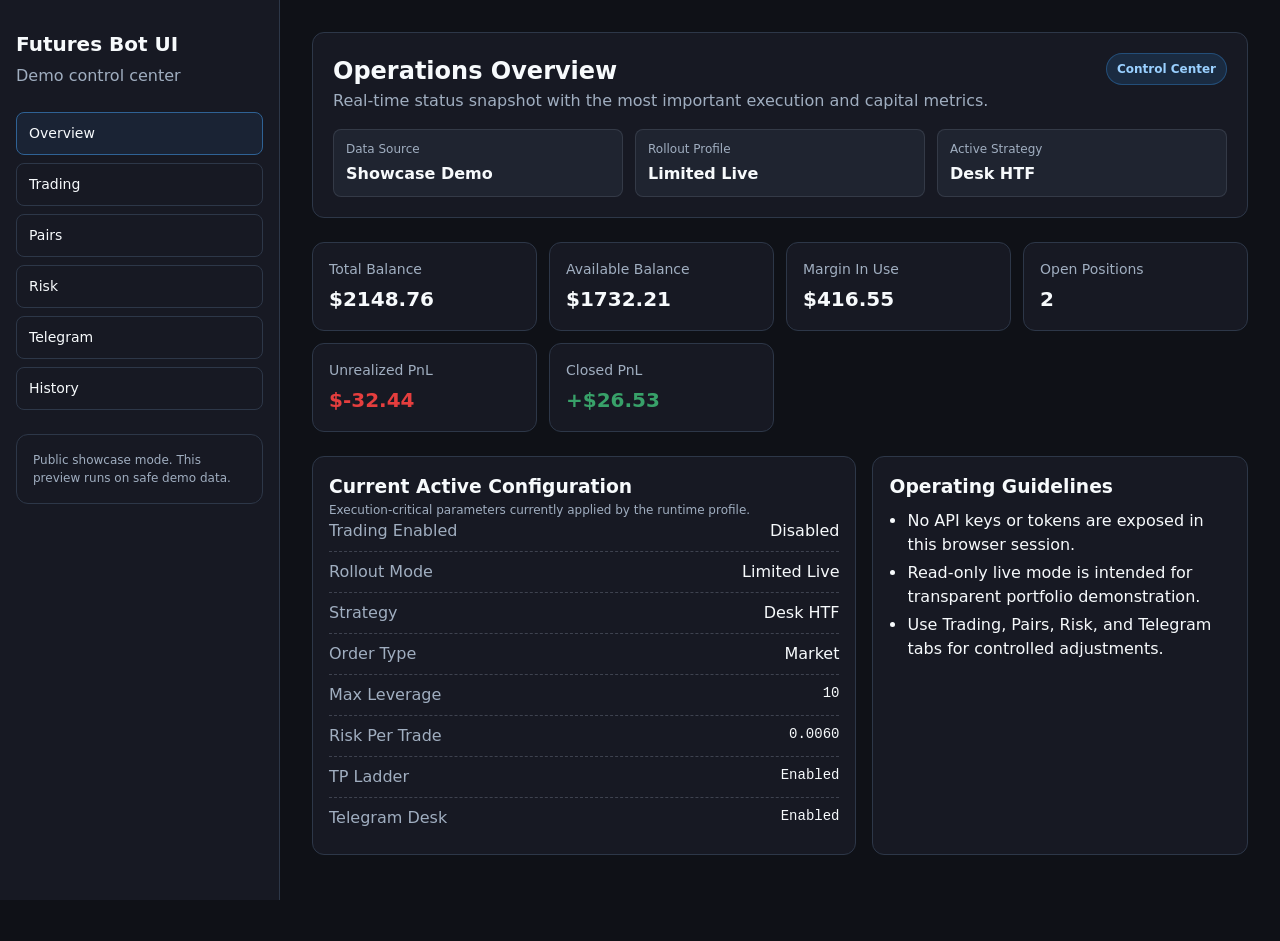
<file: docs/index.html>
<!doctype html>
<html lang="en">
  <head>
    <meta charset="UTF-8" />
    <meta name="viewport" content="width=device-width, initial-scale=1.0" />
    <title>Redirecting to Dashboard</title>
    <meta http-equiv="refresh" content="0; url=./dashboard/index.html" />
  </head>
  <body>
    <p>Redirecting to dashboard preview...</p>
  </body>
</html>
</file>
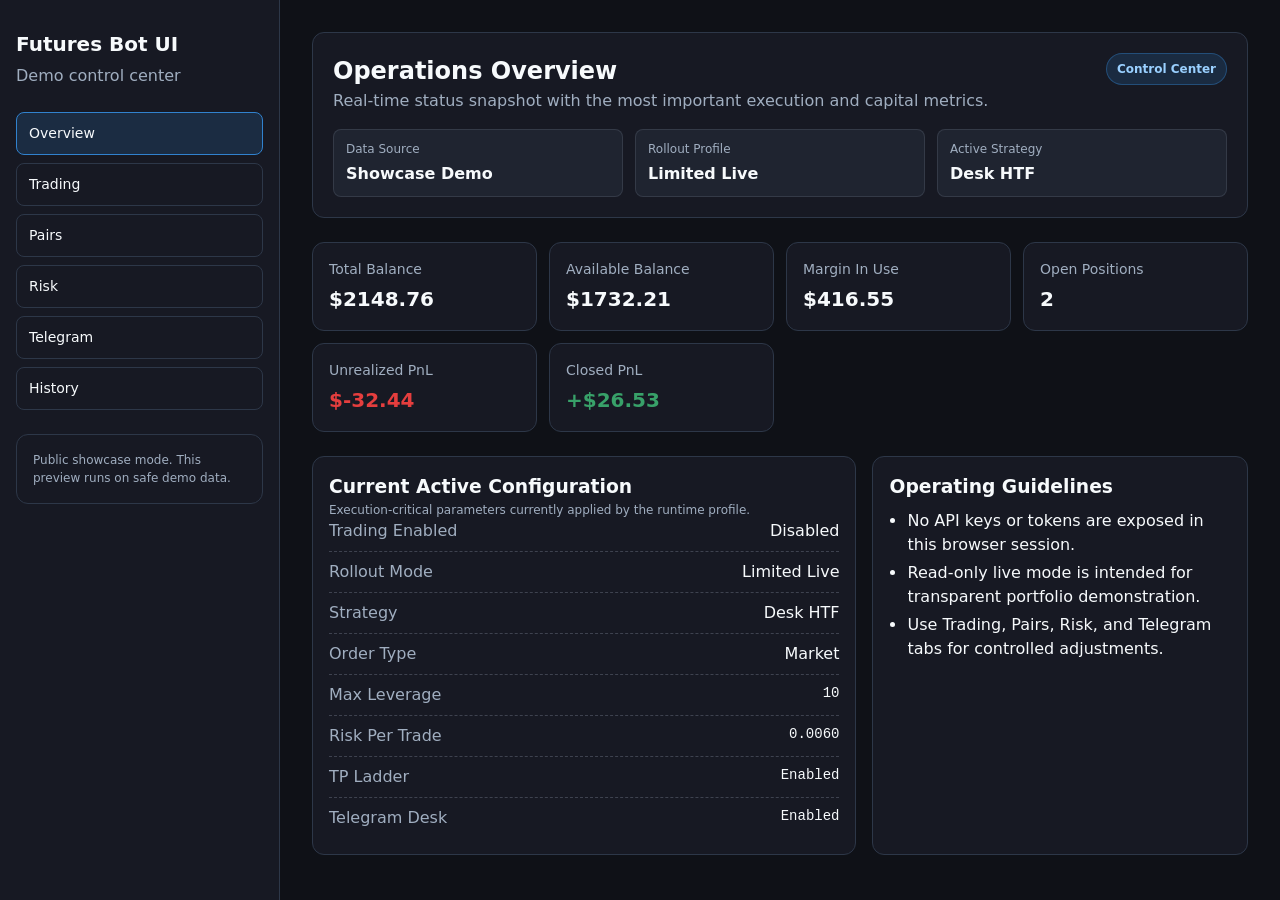
<file: docs/dashboard/index.html>
<!doctype html>
<html lang="en">
  <head>
    <meta charset="UTF-8" />
    <meta name="viewport" content="width=device-width, initial-scale=1.0" />
    <title>Dashboard Overview</title>
    <link rel="stylesheet" href="./styles.css" />
  </head>
  <body>
    <div class="layout">
      <aside class="sidebar">
        <div class="brand">
          <h1>Futures Bot UI</h1>
          <p class="muted">Demo control center</p>
        </div>
        <nav class="nav">
          <a href="index.html">Overview</a>
          <a href="trading.html">Trading</a>
          <a href="pairs.html">Pairs</a>
          <a href="risk.html">Risk</a>
          <a href="telegram.html">Telegram</a>
          <a href="history.html">History</a>
        </nav>
        <div class="card">
          <p class="muted small">Public showcase mode. This preview runs on safe demo data.</p>
        </div>
      </aside>
      <main class="content">
        <section class="card overview-hero">
          <div class="overview-hero-head">
            <div>
              <h2>Operations Overview</h2>
              <p class="muted">Real-time status snapshot with the most important execution and capital metrics.</p>
            </div>
            <span class="badge primary">Control Center</span>
          </div>
          <div class="overview-tags">
            <div class="overview-tag">
              <span class="overview-tag-label">Data Source</span>
              <strong id="overviewDataSource">-</strong>
            </div>
            <div class="overview-tag">
              <span class="overview-tag-label">Rollout Profile</span>
              <strong id="kpiMode">-</strong>
            </div>
            <div class="overview-tag">
              <span class="overview-tag-label">Active Strategy</span>
              <strong id="kpiStrategy">-</strong>
            </div>
          </div>
        </section>

        <section class="overview-metrics">
          <article class="card metric-card">
            <p class="kpi-title">Total Balance</p>
            <p id="kpiTotalBalance" class="kpi">-</p>
          </article>
          <article class="card metric-card">
            <p class="kpi-title">Available Balance</p>
            <p id="kpiAvailableBalance" class="kpi">-</p>
          </article>
          <article class="card metric-card">
            <p class="kpi-title">Margin In Use</p>
            <p id="kpiMarginInUse" class="kpi">-</p>
          </article>
          <article class="card metric-card">
            <p class="kpi-title">Open Positions</p>
            <p id="kpiOpen" class="kpi">-</p>
          </article>
          <article class="card metric-card">
            <p class="kpi-title">Unrealized PnL</p>
            <p id="kpiUnrealized" class="kpi">-</p>
          </article>
          <article class="card metric-card">
            <p class="kpi-title">Closed PnL</p>
            <p id="kpiPnl" class="kpi">-</p>
          </article>
        </section>

        <section class="overview-lower">
          <article class="card overview-config">
            <h3>Current Active Configuration</h3>
            <p class="muted small">Execution-critical parameters currently applied by the runtime profile.</p>
            <div id="currentConfigList" class="config-list"></div>
          </article>
          <article class="card overview-notes">
            <h3>Operating Guidelines</h3>
            <ul class="clean">
              <li>No API keys or tokens are exposed in this browser session.</li>
              <li>Read-only live mode is intended for transparent portfolio demonstration.</li>
              <li>Use Trading, Pairs, Risk, and Telegram tabs for controlled adjustments.</li>
            </ul>
          </article>
        </section>
      </main>
    </div>
    <script src="./dashboard.js"></script>
  </body>
</html>
</file>
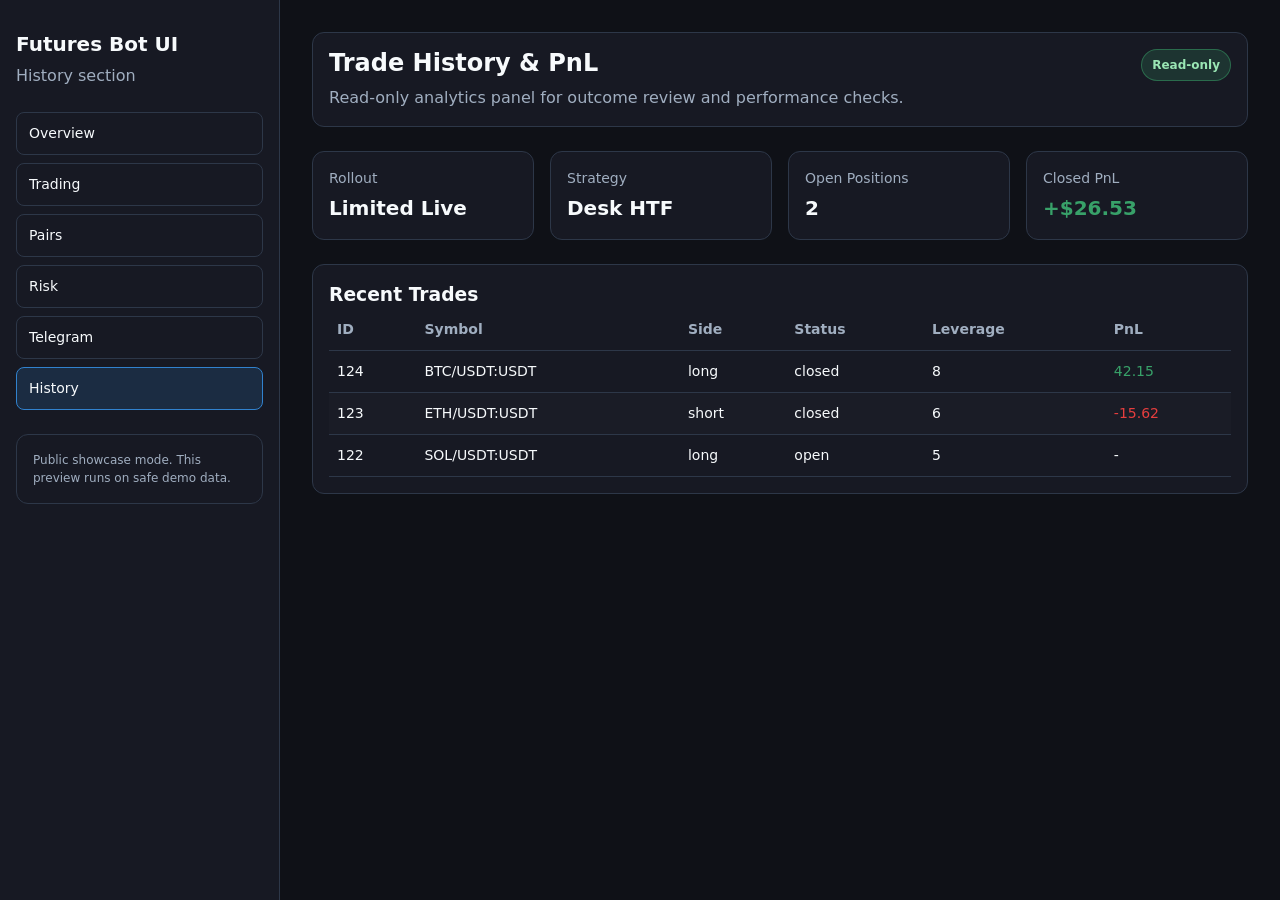
<file: docs/dashboard/history.html>
<!doctype html>
<html lang="en">
  <head>
    <meta charset="UTF-8" />
    <meta name="viewport" content="width=device-width, initial-scale=1.0" />
    <title>Trade History</title>
    <link rel="stylesheet" href="./styles.css" />
  </head>
  <body>
    <div class="layout">
      <aside class="sidebar">
        <div class="brand"><h1>Futures Bot UI</h1><p class="muted">History section</p></div>
        <nav class="nav">
          <a href="index.html">Overview</a><a href="trading.html">Trading</a><a href="pairs.html">Pairs</a><a href="risk.html">Risk</a><a href="telegram.html">Telegram</a><a href="history.html">History</a>
        </nav>
        <div class="card"><p class="muted small">Public showcase mode. This preview runs on safe demo data.</p></div>
      </aside>
      <main class="content">
        <section class="card top-card">
          <div>
            <h2>Trade History & PnL</h2>
            <p class="muted">Read-only analytics panel for outcome review and performance checks.</p>
          </div>
          <span class="badge success">Read-only</span>
        </section>
        <section class="kpi-grid">
          <article class="card"><p class="kpi-title">Rollout</p><p id="kpiMode" class="kpi">-</p></article>
          <article class="card"><p class="kpi-title">Strategy</p><p id="kpiStrategy" class="kpi">-</p></article>
          <article class="card"><p class="kpi-title">Open Positions</p><p id="kpiOpen" class="kpi">-</p></article>
          <article class="card"><p class="kpi-title">Closed PnL</p><p id="kpiPnl" class="kpi">-</p></article>
        </section>
        <section class="card">
          <h3>Recent Trades</h3>
          <div class="table-wrap">
            <table>
              <thead>
                <tr><th>ID</th><th>Symbol</th><th>Side</th><th>Status</th><th>Leverage</th><th>PnL</th></tr>
              </thead>
              <tbody id="tradesBody"></tbody>
            </table>
          </div>
        </section>
      </main>
    </div>
    <script src="./dashboard.js"></script>
  </body>
</html>
</file>
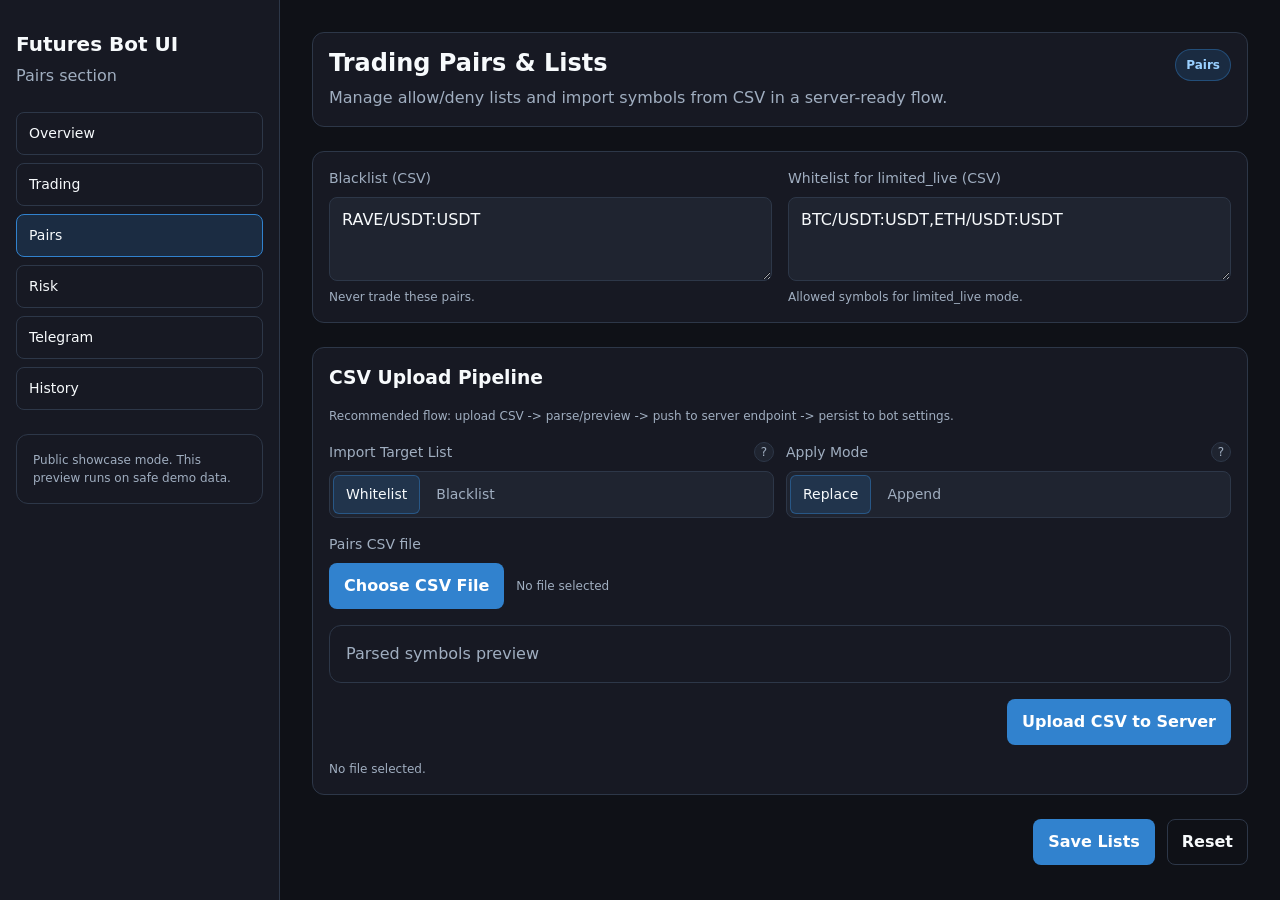
<file: docs/dashboard/pairs.html>
<!doctype html>
<html lang="en">
  <head>
    <meta charset="UTF-8" />
    <meta name="viewport" content="width=device-width, initial-scale=1.0" />
    <title>Pairs Management</title>
    <link rel="stylesheet" href="./styles.css" />
  </head>
  <body>
    <div class="layout">
      <aside class="sidebar">
        <div class="brand"><h1>Futures Bot UI</h1><p class="muted">Pairs section</p></div>
        <nav class="nav">
          <a href="index.html">Overview</a><a href="trading.html">Trading</a><a href="pairs.html">Pairs</a><a href="risk.html">Risk</a><a href="telegram.html">Telegram</a><a href="history.html">History</a>
        </nav>
        <div class="card"><p class="muted small">Public showcase mode. This preview runs on safe demo data.</p></div>
      </aside>
      <main class="content">
        <section class="card top-card">
          <div>
            <h2>Trading Pairs & Lists</h2>
            <p class="muted">Manage allow/deny lists and import symbols from CSV in a server-ready flow.</p>
          </div>
          <span class="badge primary">Pairs</span>
        </section>
        <form class="card grid grid-2" data-settings-form>
          <div class="control">
            <label>Blacklist (CSV)</label>
            <textarea name="symbol_blacklist"></textarea>
            <span class="hint">Never trade these pairs.</span>
          </div>
          <div class="control">
            <label>Whitelist for limited_live (CSV)</label>
            <textarea name="rollout_limited_symbols_csv"></textarea>
            <span class="hint">Allowed symbols for limited_live mode.</span>
          </div>
        </form>

        <section class="card grid">
          <h3>CSV Upload Pipeline</h3>
          <p class="hint">Recommended flow: upload CSV -> parse/preview -> push to server endpoint -> persist to bot settings.</p>
          <div class="upload-options">
            <div class="control">
              <div class="label-row">
                <label>Import Target List</label>
                <button type="button" class="help-btn" data-help-key="pairs_import_target">?</button>
              </div>
              <div class="segmented">
                <label><input type="radio" name="pairs_import_target" value="whitelist" checked /><span>Whitelist</span></label>
                <label><input type="radio" name="pairs_import_target" value="blacklist" /><span>Blacklist</span></label>
              </div>
            </div>
            <div class="control">
              <div class="label-row">
                <label>Apply Mode</label>
                <button type="button" class="help-btn" data-help-key="pairs_apply_mode">?</button>
              </div>
              <div class="segmented">
                <label><input type="radio" name="pairs_apply_mode" value="replace" checked /><span>Replace</span></label>
                <label><input type="radio" name="pairs_apply_mode" value="append" /><span>Append</span></label>
              </div>
            </div>
          </div>
          <div class="control">
            <label>Pairs CSV file</label>
            <div class="file-picker">
              <input id="pairsCsvFile" class="file-input-hidden" type="file" accept=".csv,text/csv" />
              <button id="pickPairsFileBtn" class="btn primary" type="button">Choose CSV File</button>
              <span id="pairsCsvFileName" class="muted small">No file selected</span>
            </div>
          </div>
          <div class="card">
            <p class="muted">Parsed symbols preview</p>
            <div id="pairsPreview" class="pill-wrap"></div>
          </div>
          <div class="actions">
            <button id="uploadPairsBtn" class="btn primary" type="button">Upload CSV to Server</button>
          </div>
          <p id="uploadPairsInfo" class="hint">No file selected.</p>
        </section>

        <div class="actions"><button id="saveBtn" class="btn primary" type="button">Save Lists</button><button id="resetBtn" class="btn ghost" type="button">Reset</button></div>
      </main>
    </div>
    <script src="./dashboard.js"></script>
  </body>
</html>
</file>
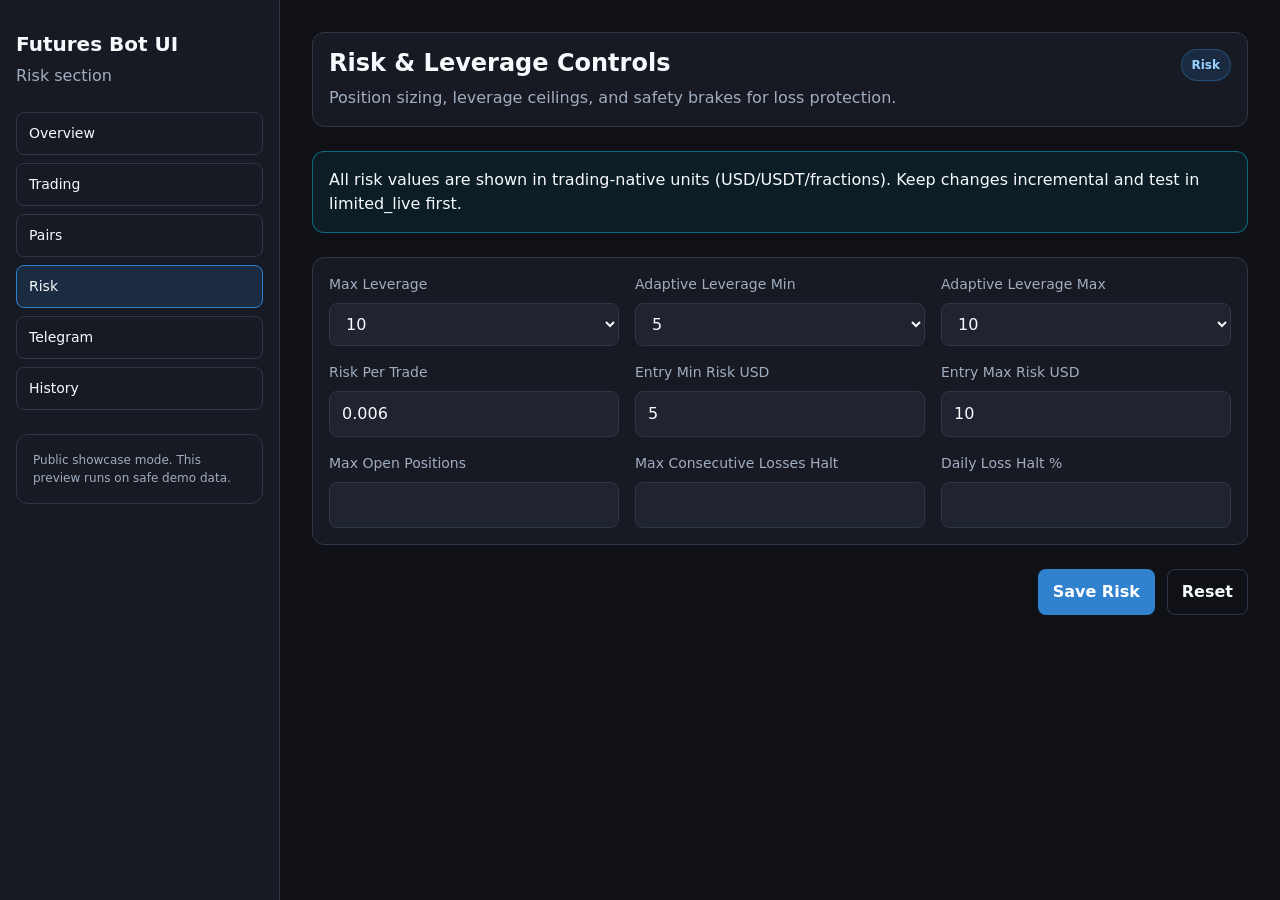
<file: docs/dashboard/risk.html>
<!doctype html>
<html lang="en">
  <head>
    <meta charset="UTF-8" />
    <meta name="viewport" content="width=device-width, initial-scale=1.0" />
    <title>Risk Controls</title>
    <link rel="stylesheet" href="./styles.css" />
  </head>
  <body>
    <div class="layout">
      <aside class="sidebar">
        <div class="brand"><h1>Futures Bot UI</h1><p class="muted">Risk section</p></div>
        <nav class="nav">
          <a href="index.html">Overview</a><a href="trading.html">Trading</a><a href="pairs.html">Pairs</a><a href="risk.html">Risk</a><a href="telegram.html">Telegram</a><a href="history.html">History</a>
        </nav>
        <div class="card"><p class="muted small">Public showcase mode. This preview runs on safe demo data.</p></div>
      </aside>
      <main class="content">
        <section class="card top-card">
          <div>
            <h2>Risk & Leverage Controls</h2>
            <p class="muted">Position sizing, leverage ceilings, and safety brakes for loss protection.</p>
          </div>
          <span class="badge primary">Risk</span>
        </section>
        <section class="card info-strip">
          <p>All risk values are shown in trading-native units (USD/USDT/fractions). Keep changes incremental and test in limited_live first.</p>
        </section>
        <form class="card grid grid-2" data-settings-form>
          <div class="control">
            <label>Max Leverage</label>
            <select name="max_leverage">
              <option>1</option><option>2</option><option>3</option><option>5</option><option>8</option>
              <option>10</option><option>12</option><option>15</option><option>20</option><option>25</option>
              <option>50</option><option>75</option><option>100</option><option>125</option>
            </select>
          </div>
          <div class="control">
            <label>Adaptive Leverage Min</label>
            <select name="adaptive_leverage_min">
              <option>1</option><option>2</option><option>3</option><option>5</option><option>8</option>
              <option>10</option><option>12</option><option>15</option><option>20</option><option>25</option>
            </select>
          </div>
          <div class="control">
            <label>Adaptive Leverage Max</label>
            <select name="adaptive_leverage_max">
              <option>1</option><option>2</option><option>3</option><option>5</option><option>8</option>
              <option>10</option><option>12</option><option>15</option><option>20</option><option>25</option>
              <option>50</option><option>75</option><option>100</option><option>125</option>
            </select>
          </div>
          <div class="control"><label>Risk Per Trade</label><input type="number" name="risk_per_trade" min="0.0001" max="0.2" step="0.0001" /></div>
          <div class="control"><label>Entry Min Risk USD</label><input type="number" name="entry_min_risk_usd" min="0" step="0.1" /></div>
          <div class="control"><label>Entry Max Risk USD</label><input type="number" name="entry_max_risk_usd" min="0" step="0.1" /></div>
          <div class="control"><label>Max Open Positions</label><input type="number" name="max_open_positions" min="1" max="20" step="1" /></div>
          <div class="control"><label>Max Consecutive Losses Halt</label><input type="number" name="max_consecutive_losses_halt" min="0" max="20" step="1" /></div>
          <div class="control"><label>Daily Loss Halt %</label><input type="number" name="daily_loss_halt_pct_of_equity" min="0" max="0.5" step="0.001" /></div>
        </form>
        <div class="actions"><button id="saveBtn" class="btn primary" type="button">Save Risk</button><button id="resetBtn" class="btn ghost" type="button">Reset</button></div>
      </main>
    </div>
    <script src="./dashboard.js"></script>
  </body>
</html>
</file>
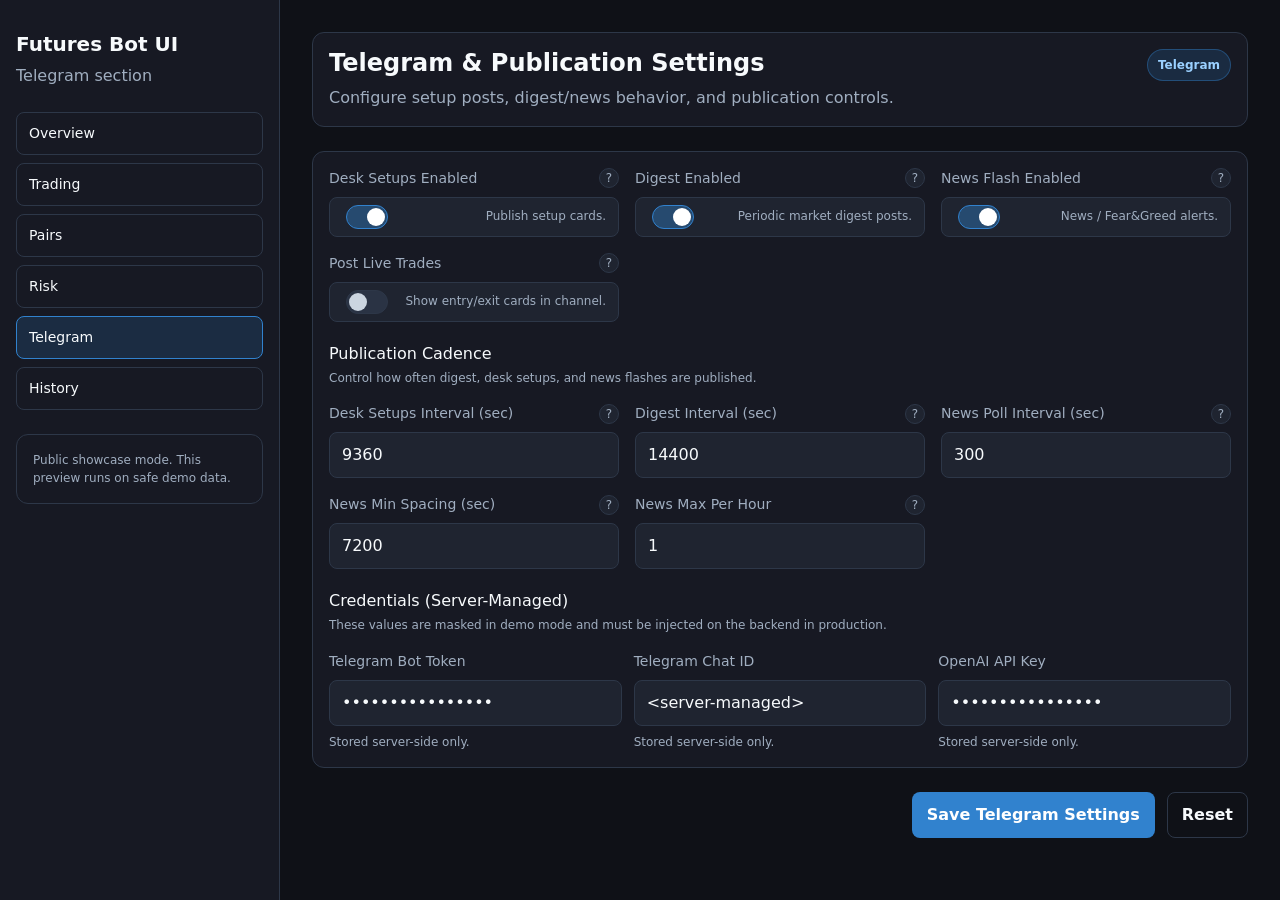
<file: docs/dashboard/telegram.html>
<!doctype html>
<html lang="en">
  <head>
    <meta charset="UTF-8" />
    <meta name="viewport" content="width=device-width, initial-scale=1.0" />
    <title>Telegram Controls</title>
    <link rel="stylesheet" href="./styles.css" />
  </head>
  <body>
    <div class="layout">
      <aside class="sidebar">
        <div class="brand"><h1>Futures Bot UI</h1><p class="muted">Telegram section</p></div>
        <nav class="nav">
          <a href="index.html">Overview</a><a href="trading.html">Trading</a><a href="pairs.html">Pairs</a><a href="risk.html">Risk</a><a href="telegram.html">Telegram</a><a href="history.html">History</a>
        </nav>
        <div class="card"><p class="muted small">Public showcase mode. This preview runs on safe demo data.</p></div>
      </aside>
      <main class="content">
        <section class="card top-card">
          <div>
            <h2>Telegram & Publication Settings</h2>
            <p class="muted">Configure setup posts, digest/news behavior, and publication controls.</p>
          </div>
          <span class="badge primary">Telegram</span>
        </section>
        <form class="card grid grid-2" data-settings-form>
          <div class="control">
            <div class="label-row">
              <label>Desk Setups Enabled</label>
              <button type="button" class="help-btn" data-help-key="telegram_desk_setups_enabled" data-help-title="Desk Setups">?</button>
            </div>
            <div class="switch"><input type="checkbox" name="telegram_desk_setups_enabled" /><span class="hint">Publish setup cards.</span></div>
          </div>
          <div class="control">
            <div class="label-row">
              <label>Digest Enabled</label>
              <button type="button" class="help-btn" data-help-key="telegram_digest_enabled" data-help-title="Digest">?</button>
            </div>
            <div class="switch"><input type="checkbox" name="telegram_digest_enabled" /><span class="hint">Periodic market digest posts.</span></div>
          </div>
          <div class="control">
            <div class="label-row">
              <label>News Flash Enabled</label>
              <button type="button" class="help-btn" data-help-key="telegram_news_flash_enabled" data-help-title="News Flash">?</button>
            </div>
            <div class="switch"><input type="checkbox" name="telegram_news_flash_enabled" /><span class="hint">News / Fear&Greed alerts.</span></div>
          </div>
          <div class="control">
            <div class="label-row">
              <label>Post Live Trades</label>
              <button type="button" class="help-btn" data-help-key="telegram_post_live_trades" data-help-title="Live Trade Cards">?</button>
            </div>
            <div class="switch"><input type="checkbox" name="telegram_post_live_trades" /><span class="hint">Show entry/exit cards in channel.</span></div>
          </div>
          <div class="control full-span group-header">
            <p class="group-title">Publication Cadence</p>
            <span class="hint">Control how often digest, desk setups, and news flashes are published.</span>
          </div>
          <div class="full-span grid grid-3">
            <div class="control">
              <div class="label-row">
                <label>Desk Setups Interval (sec)</label>
                <button type="button" class="help-btn" data-help-key="telegram_desk_setups_interval_sec" data-help-title="Desk Setups Interval">?</button>
              </div>
              <input type="number" name="telegram_desk_setups_interval_sec" min="3600" step="60" />
            </div>
            <div class="control">
              <div class="label-row">
                <label>Digest Interval (sec)</label>
                <button type="button" class="help-btn" data-help-key="telegram_digest_interval_sec" data-help-title="Digest Interval">?</button>
              </div>
              <input type="number" name="telegram_digest_interval_sec" min="14400" step="60" />
            </div>
            <div class="control">
              <div class="label-row">
                <label>News Poll Interval (sec)</label>
                <button type="button" class="help-btn" data-help-key="telegram_news_flash_poll_sec" data-help-title="News Poll Interval">?</button>
              </div>
              <input type="number" name="telegram_news_flash_poll_sec" min="45" step="15" />
            </div>
            <div class="control">
              <div class="label-row">
                <label>News Min Spacing (sec)</label>
                <button type="button" class="help-btn" data-help-key="telegram_news_flash_min_spacing_sec" data-help-title="News Spacing">?</button>
              </div>
              <input type="number" name="telegram_news_flash_min_spacing_sec" min="0" step="60" />
            </div>
            <div class="control">
              <div class="label-row">
                <label>News Max Per Hour</label>
                <button type="button" class="help-btn" data-help-key="telegram_news_flash_max_per_hour" data-help-title="News Hourly Cap">?</button>
              </div>
              <input type="number" name="telegram_news_flash_max_per_hour" min="1" max="12" step="1" />
            </div>
          </div>
          <div class="control full-span group-header">
            <p class="group-title">Credentials (Server-Managed)</p>
            <span class="hint">These values are masked in demo mode and must be injected on the backend in production.</span>
          </div>
          <div class="full-span keys-grid">
            <div class="control"><label>Telegram Bot Token</label><input name="telegram_bot_token" data-secret-placeholder="true" type="password" /><span class="hint">Stored server-side only.</span></div>
            <div class="control"><label>Telegram Chat ID</label><input name="telegram_signals_chat_id" data-secret-placeholder="true" type="text" /><span class="hint">Stored server-side only.</span></div>
            <div class="control"><label>OpenAI API Key</label><input name="openai_api_key" data-secret-placeholder="true" type="password" /><span class="hint">Stored server-side only.</span></div>
          </div>
        </form>
        <div class="actions"><button id="saveBtn" class="btn primary" type="button">Save Telegram Settings</button><button id="resetBtn" class="btn ghost" type="button">Reset</button></div>
      </main>
    </div>
    <script src="./dashboard.js"></script>
  </body>
</html>
</file>
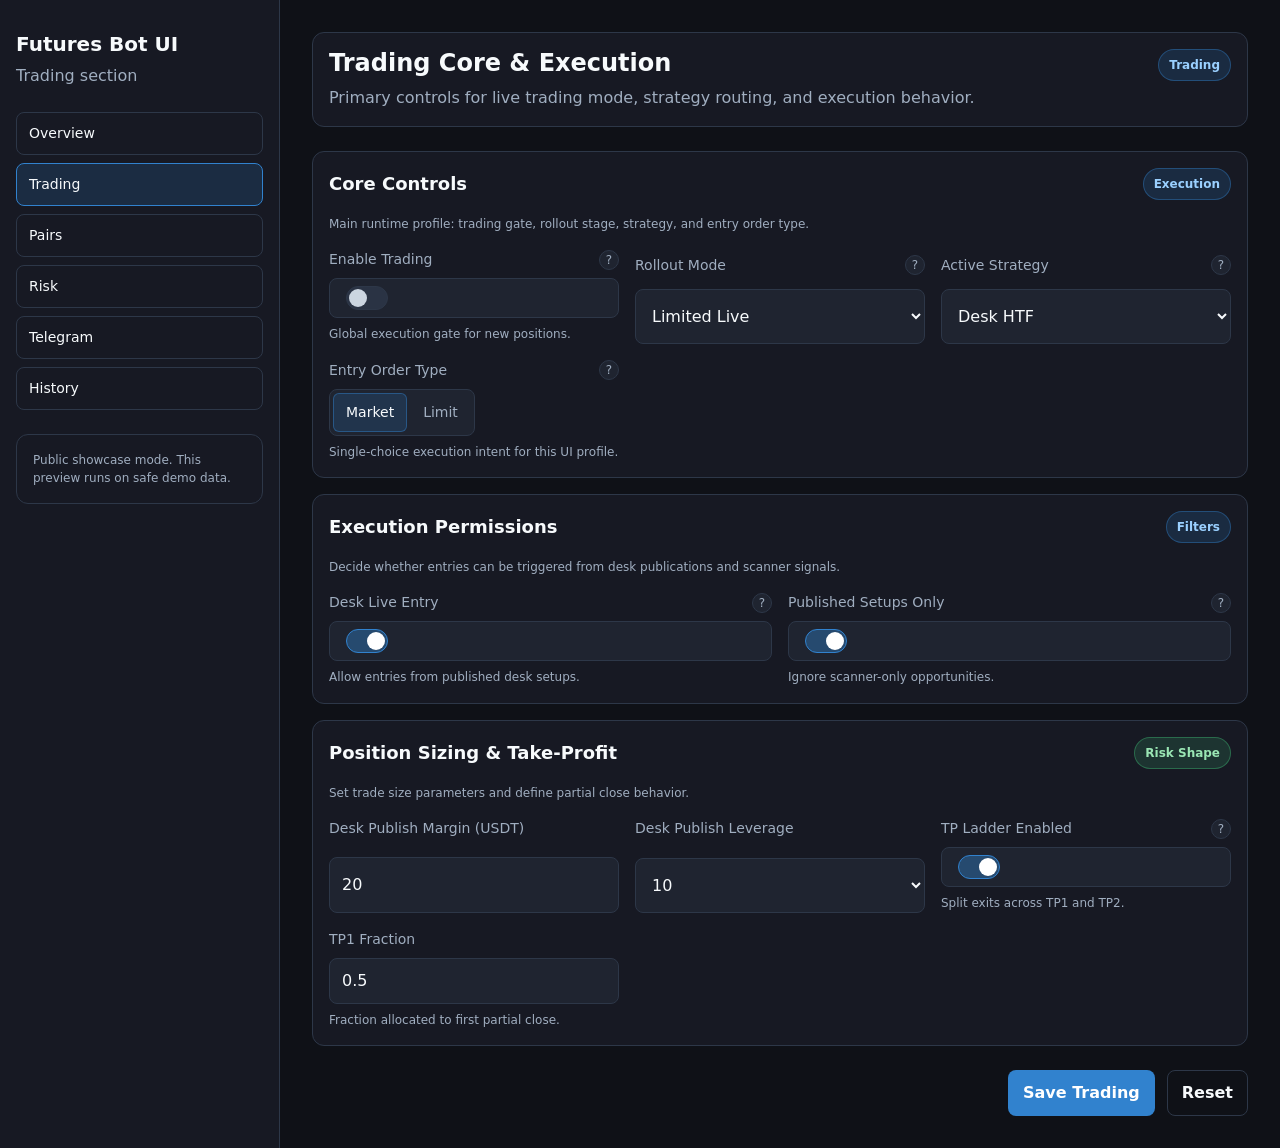
<file: docs/dashboard/trading.html>
<!doctype html>
<html lang="en">
  <head>
    <meta charset="UTF-8" />
    <meta name="viewport" content="width=device-width, initial-scale=1.0" />
    <title>Trading Settings</title>
    <link rel="stylesheet" href="./styles.css" />
  </head>
  <body>
    <div class="layout">
      <aside class="sidebar">
        <div class="brand"><h1>Futures Bot UI</h1><p class="muted">Trading section</p></div>
        <nav class="nav">
          <a href="index.html">Overview</a><a href="trading.html">Trading</a><a href="pairs.html">Pairs</a><a href="risk.html">Risk</a><a href="telegram.html">Telegram</a><a href="history.html">History</a>
        </nav>
        <div class="card"><p class="muted small">Public showcase mode. This preview runs on safe demo data.</p></div>
      </aside>
      <main class="content">
        <section class="card top-card">
          <div>
            <h2>Trading Core & Execution</h2>
            <p class="muted">Primary controls for live trading mode, strategy routing, and execution behavior.</p>
          </div>
          <span class="badge primary">Trading</span>
        </section>
        <form class="grid" data-settings-form>
          <section class="card grid">
            <div class="section-head">
              <h3>Core Controls</h3>
              <span class="badge primary">Execution</span>
            </div>
            <p class="hint">Main runtime profile: trading gate, rollout stage, strategy, and entry order type.</p>
            <div class="grid grid-2">
              <div class="control">
                <div class="label-row">
                  <label>Enable Trading</label>
                  <button type="button" class="help-btn" data-help-key="enable_trading" data-help-title="Enable Trading">?</button>
                </div>
                <div class="switch"><input type="checkbox" name="enable_trading" /></div>
                <span class="hint">Global execution gate for new positions.</span>
              </div>
              <div class="control">
                <div class="label-row">
                  <label>Rollout Mode</label>
                  <button type="button" class="help-btn" data-help-key="rollout_mode" data-help-title="Rollout Mode">?</button>
                </div>
                <select name="rollout_mode">
                  <option value="shadow">Shadow</option>
                  <option value="limited_live">Limited Live</option>
                  <option value="full_live">Full Live</option>
                </select>
              </div>
              <div class="control">
                <div class="label-row">
                  <label>Active Strategy</label>
                  <button type="button" class="help-btn" data-help-key="active_strategy" data-help-title="Active Strategy">?</button>
                </div>
                <select name="active_strategy">
                  <option value="desk_htf">Desk HTF</option>
                  <option value="smart">Smart</option>
                  <option value="momentum">Momentum</option>
                  <option value="reversal">Reversal</option>
                </select>
              </div>
              <div class="control">
                <div class="label-row">
                  <label>Entry Order Type</label>
                  <button type="button" class="help-btn" data-help-key="entry_order_mode" data-help-title="Entry Order Type">?</button>
                </div>
                <div class="segmented compact">
                  <label><input type="radio" name="entry_order_mode" value="market" /><span>Market</span></label>
                  <label><input type="radio" name="entry_order_mode" value="limit" /><span>Limit</span></label>
                </div>
                <span class="hint">Single-choice execution intent for this UI profile.</span>
              </div>
            </div>
          </section>

          <section class="card grid">
            <div class="section-head">
              <h3>Execution Permissions</h3>
              <span class="badge primary">Filters</span>
            </div>
            <p class="hint">Decide whether entries can be triggered from desk publications and scanner signals.</p>
            <div class="grid grid-2">
              <div class="control">
                <div class="label-row">
                  <label>Desk Live Entry</label>
                  <button type="button" class="help-btn" data-help-key="desk_publish_live_entry_enabled" data-help-title="Desk Live Entry">?</button>
                </div>
                <div class="switch"><input type="checkbox" name="desk_publish_live_entry_enabled" /></div>
                <span class="hint">Allow entries from published desk setups.</span>
              </div>
              <div class="control">
                <div class="label-row">
                  <label>Published Setups Only</label>
                  <button type="button" class="help-btn" data-help-key="desk_trade_published_setups_only" data-help-title="Published Setups Only">?</button>
                </div>
                <div class="switch"><input type="checkbox" name="desk_trade_published_setups_only" /></div>
                <span class="hint">Ignore scanner-only opportunities.</span>
              </div>
            </div>
          </section>

          <section class="card grid">
            <div class="section-head">
              <h3>Position Sizing & Take-Profit</h3>
              <span class="badge success">Risk Shape</span>
            </div>
            <p class="hint">Set trade size parameters and define partial close behavior.</p>
            <div class="grid grid-2">
              <div class="control">
                <label>Desk Publish Margin (USDT)</label>
                <input type="number" name="desk_publish_live_margin_usdt" min="1" step="1" />
              </div>
              <div class="control">
                <label>Desk Publish Leverage</label>
                <select name="desk_publish_live_leverage">
                  <option>1</option><option>2</option><option>3</option><option>5</option><option>8</option>
                  <option>10</option><option>12</option><option>15</option><option>20</option><option>25</option>
                  <option>50</option><option>75</option><option>100</option><option>125</option>
                </select>
              </div>
              <div class="control">
                <div class="label-row">
                  <label>TP Ladder Enabled</label>
                  <button type="button" class="help-btn" data-help-key="desk_publish_tp_ladder_enabled" data-help-title="TP Ladder">?</button>
                </div>
                <div class="switch"><input type="checkbox" name="desk_publish_tp_ladder_enabled" /></div>
                <span class="hint">Split exits across TP1 and TP2.</span>
              </div>
              <div class="control">
                <label>TP1 Fraction</label>
                <input type="number" name="desk_publish_tp1_fraction" min="0.1" max="0.9" step="0.01" />
                <span class="hint">Fraction allocated to first partial close.</span>
              </div>
            </div>
          </section>
        </form>
        <div class="actions"><button id="saveBtn" class="btn primary" type="button">Save Trading</button><button id="resetBtn" class="btn ghost" type="button">Reset</button></div>
      </main>
    </div>
    <script src="./dashboard.js"></script>
  </body>
</html>
</file>
<file: docs/dashboard/styles.css>
:root {
  --bg: #0f1117;
  --surface: #171923;
  --surface-2: #1f2430;
  --text: #f7fafc;
  --text-muted: #a0aec0;
  --primary: #3182ce;
  --primary-hover: #2b6cb0;
  --success: #38a169;
  --warning: #dd6b20;
  --danger: #e53e3e;
  --info: #00b5d8;
  --focus: #63b3ed;
  --border: #2d3748;

  --font-xs: 12px;
  --font-sm: 14px;
  --font-md: 16px;
  --font-lg: 18px;
  --font-xl: 20px;
  --font-2xl: 24px;

  --space-1: 4px;
  --space-2: 8px;
  --space-3: 12px;
  --space-4: 16px;
  --space-5: 20px;
  --space-6: 24px;
  --space-8: 32px;
  --space-10: 40px;

  --radius-sm: 6px;
  --radius-md: 8px;
  --radius-lg: 12px;
}

* {
  box-sizing: border-box;
}

html,
body {
  margin: 0;
  padding: 0;
  width: 100%;
  overflow-x: hidden;
}

body {
  min-height: 100vh;
  color: var(--text);
  background: var(--bg);
  font-family: Inter, system-ui, -apple-system, Segoe UI, Roboto, Helvetica, Arial, sans-serif;
  font-size: var(--font-md);
  line-height: 1.5;
}

h1,
h2,
h3,
h4,
p {
  margin: 0;
}

a {
  color: inherit;
}

.layout {
  min-height: 100vh;
  display: grid;
  grid-template-columns: 280px 1fr;
  width: 100%;
  max-width: 100%;
}

.sidebar {
  background: var(--surface);
  border-right: 1px solid var(--border);
  padding: var(--space-8) var(--space-4);
  display: grid;
  gap: var(--space-6);
  align-content: start;
}

.brand {
  display: grid;
  gap: var(--space-2);
}

.brand h1 {
  font-size: var(--font-xl);
  line-height: 1.2;
}

.muted {
  color: var(--text-muted);
}

.small {
  font-size: var(--font-xs);
}

.nav {
  display: grid;
  gap: var(--space-2);
}

.nav a {
  text-decoration: none;
  color: var(--text);
  border: 1px solid var(--border);
  border-radius: var(--radius-md);
  padding: 10px 12px;
  font-size: var(--font-sm);
  font-weight: 500;
  transition: background-color 0.15s ease, border-color 0.15s ease;
}

.nav a.active,
.nav a:hover {
  border-color: var(--primary);
  background: rgba(49, 130, 206, 0.18);
}

.content {
  padding: var(--space-8);
  display: grid;
  gap: var(--space-6);
  align-content: start;
  min-width: 0;
}

.card {
  background: var(--surface);
  border: 1px solid var(--border);
  border-radius: var(--radius-lg);
  padding: var(--space-4);
  min-width: 0;
}

.top-card {
  display: flex;
  justify-content: space-between;
  align-items: flex-start;
  gap: var(--space-4);
  flex-wrap: wrap;
  min-width: 0;
}

.top-card h2 {
  font-size: var(--font-2xl);
  line-height: 1.2;
}

.top-card p {
  margin-top: var(--space-2);
}

.badge {
  display: inline-flex;
  align-items: center;
  border-radius: 999px;
  padding: 6px 10px;
  font-size: var(--font-xs);
  font-weight: 600;
  border: 1px solid transparent;
}

.badge.primary {
  background: rgba(49, 130, 206, 0.18);
  color: #9ad0ff;
  border-color: rgba(49, 130, 206, 0.4);
}

.badge.success {
  background: rgba(56, 161, 105, 0.2);
  color: #9ae6b4;
  border-color: rgba(56, 161, 105, 0.5);
}

.kpi-grid {
  display: grid;
  grid-template-columns: repeat(auto-fit, minmax(170px, 1fr));
  gap: var(--space-4);
}

.overview-meta-grid {
  display: grid;
  grid-template-columns: repeat(auto-fit, minmax(220px, 1fr));
  gap: var(--space-4);
}

.overview-hero {
  display: grid;
  gap: var(--space-4);
  padding: var(--space-5);
}

.overview-hero-head {
  display: flex;
  align-items: flex-start;
  justify-content: space-between;
  gap: var(--space-4);
  flex-wrap: wrap;
}

.overview-tags {
  display: grid;
  grid-template-columns: repeat(auto-fit, minmax(220px, 1fr));
  gap: var(--space-3);
}

.overview-tag {
  background: var(--surface-2);
  border: 1px solid rgba(160, 174, 192, 0.16);
  border-radius: var(--radius-md);
  padding: 10px 12px;
  display: grid;
  gap: 4px;
}

.overview-tag-label {
  font-size: var(--font-xs);
  color: var(--text-muted);
}

.overview-metrics {
  display: grid;
  grid-template-columns: repeat(auto-fit, minmax(180px, 1fr));
  gap: var(--space-3);
}

.metric-card {
  padding: var(--space-4);
}

.overview-strip {
  padding: 12px 14px;
}

.overview-lower {
  display: grid;
  grid-template-columns: minmax(0, 1.45fr) minmax(0, 1fr);
  gap: var(--space-4);
}

.overview-config,
.overview-notes {
  min-height: 320px;
}

.kpi-title {
  font-size: var(--font-sm);
  color: var(--text-muted);
}

.kpi {
  margin-top: var(--space-1);
  font-size: var(--font-xl);
  font-weight: 700;
}

.grid {
  display: grid;
  gap: var(--space-4);
  min-width: 0;
}

.grid-2 {
  grid-template-columns: repeat(auto-fit, minmax(280px, 1fr));
}

.grid-3 {
  grid-template-columns: repeat(auto-fit, minmax(240px, 1fr));
}

.split-grid {
  display: grid;
  grid-template-columns: minmax(0, 1.65fr) minmax(0, 1fr);
  gap: var(--space-4);
}

.subpanel {
  border: 1px solid var(--border);
  border-radius: var(--radius-md);
  background: var(--surface-2);
  padding: var(--space-3);
  display: grid;
  gap: var(--space-3);
}

.subpanel h4 {
  font-size: var(--font-md);
}

.field-grid-2 {
  display: grid;
  grid-template-columns: repeat(2, minmax(0, 1fr));
  gap: var(--space-3);
}

.field-grid-1 {
  display: grid;
  gap: var(--space-3);
}

.section-head {
  display: flex;
  align-items: center;
  justify-content: space-between;
  gap: var(--space-3);
}

.section-head h3 {
  font-size: var(--font-lg);
}

.control {
  display: grid;
  gap: var(--space-2);
}

.control label {
  font-size: var(--font-sm);
  color: var(--text-muted);
}

.label-row {
  display: flex;
  align-items: center;
  justify-content: space-between;
  gap: var(--space-2);
}

.help-btn {
  width: 20px;
  height: 20px;
  min-height: 20px;
  border-radius: 999px;
  border: 1px solid var(--border);
  background: var(--surface-2);
  color: var(--text-muted);
  display: inline-flex;
  align-items: center;
  justify-content: center;
  font-size: var(--font-xs);
  cursor: pointer;
  position: relative;
}

.help-btn:hover {
  border-color: var(--primary);
  color: var(--text);
}

.help-btn[data-tooltip]:hover::after,
.help-btn[data-tooltip]:focus-visible::after {
  content: attr(data-tooltip);
  position: absolute;
  left: 50%;
  top: calc(100% + 10px);
  transform: translateX(-50%);
  width: max-content;
  max-width: 320px;
  padding: 8px 10px;
  border-radius: var(--radius-md);
  border: 1px solid var(--border);
  background: #111a2b;
  color: var(--text);
  font-size: var(--font-xs);
  line-height: 1.45;
  z-index: 20;
  box-shadow: var(--shadow-lg);
  text-align: left;
}

.help-btn[data-tooltip]:hover::before,
.help-btn[data-tooltip]:focus-visible::before {
  content: "";
  position: absolute;
  left: 50%;
  top: calc(100% + 4px);
  transform: translateX(-50%);
  border-left: 6px solid transparent;
  border-right: 6px solid transparent;
  border-bottom: 6px solid #111a2b;
  z-index: 21;
}

.hint {
  font-size: var(--font-xs);
  color: var(--text-muted);
  line-height: 1.45;
}

input,
select,
textarea,
button {
  font: inherit;
}

input,
select,
textarea {
  width: 100%;
  border: 1px solid var(--border);
  border-radius: var(--radius-md);
  background: var(--surface-2);
  color: var(--text);
  min-height: 40px;
  padding: 10px 12px;
}

textarea {
  min-height: 84px;
  resize: vertical;
}

input[type="checkbox"] {
  -webkit-appearance: none;
  appearance: none;
  width: 42px;
  height: 24px;
  min-height: 24px;
  border-radius: 999px;
  border: 1px solid var(--border);
  background: #2a3344;
  position: relative;
  cursor: pointer;
  transition: background-color 0.15s ease, border-color 0.15s ease;
}

input[type="checkbox"]::after {
  content: "";
  position: absolute;
  top: 2px;
  left: 2px;
  width: 18px;
  height: 18px;
  border-radius: 999px;
  background: #cbd5e0;
  transition: transform 0.15s ease, background-color 0.15s ease;
}

input[type="checkbox"]:checked {
  background: rgba(49, 130, 206, 0.4);
  border-color: var(--primary);
}

input[type="checkbox"]:checked::after {
  transform: translateX(18px);
  background: #fff;
}

input:focus,
select:focus,
textarea:focus,
button:focus {
  outline: 2px solid var(--focus);
  outline-offset: 2px;
}

.switch {
  display: flex;
  align-items: center;
  gap: var(--space-3);
  min-height: 40px;
  border: 1px solid var(--border);
  border-radius: var(--radius-md);
  background: var(--surface-2);
  padding: 0 var(--space-3);
}

.switch .hint {
  margin-left: auto;
}

.segmented {
  display: inline-flex;
  background: var(--surface-2);
  border: 1px solid var(--border);
  border-radius: var(--radius-md);
  padding: 3px;
  gap: 3px;
}

.segmented label {
  margin: 0;
  display: inline-flex;
}

.segmented input {
  position: absolute;
  opacity: 0;
  pointer-events: none;
}

.segmented span {
  border-radius: var(--radius-sm);
  padding: 8px 12px;
  font-size: var(--font-sm);
  color: var(--text-muted);
  cursor: pointer;
  border: 1px solid transparent;
}

.segmented input:checked + span {
  color: var(--text);
  border-color: rgba(49, 130, 206, 0.45);
  background: rgba(49, 130, 206, 0.18);
}

.segmented.compact {
  justify-self: start;
  width: auto;
}

input[type="file"] {
  padding: 8px;
  min-height: 44px;
}

input[type="file"]::file-selector-button {
  border: 1px solid transparent;
  border-radius: var(--radius-md);
  background: var(--primary);
  color: #fff;
  padding: 8px 12px;
  margin-right: 10px;
  cursor: pointer;
  font-weight: 600;
}

input[type="file"]::file-selector-button:hover {
  background: var(--primary-hover);
}

.file-picker {
  display: flex;
  align-items: center;
  gap: var(--space-3);
  flex-wrap: wrap;
}

.file-input-hidden {
  position: absolute;
  width: 1px;
  height: 1px;
  padding: 0;
  margin: -1px;
  overflow: hidden;
  clip: rect(0, 0, 0, 0);
  white-space: nowrap;
  border: 0;
}

input[type="number"]::-webkit-outer-spin-button,
input[type="number"]::-webkit-inner-spin-button {
  -webkit-appearance: none;
  margin: 0;
}

input[type="number"] {
  -moz-appearance: textfield;
}

.actions {
  display: flex;
  gap: var(--space-3);
  justify-content: flex-end;
  flex-wrap: wrap;
}

.btn {
  border: 1px solid transparent;
  border-radius: var(--radius-md);
  min-height: 40px;
  padding: 10px 14px;
  cursor: pointer;
  font-weight: 600;
}

.btn.primary {
  background: var(--primary);
  color: #fff;
}

.btn.primary:hover {
  background: var(--primary-hover);
}

.btn.ghost {
  background: transparent;
  color: var(--text);
  border-color: var(--border);
}

.table-wrap {
  overflow-x: auto;
  min-width: 0;
}

table {
  width: 100%;
  border-collapse: collapse;
}

th,
td {
  text-align: left;
  padding: 10px 8px;
  border-bottom: 1px solid var(--border);
  font-size: var(--font-sm);
}

thead th {
  color: var(--text-muted);
  font-weight: 600;
}

tbody tr:nth-child(even) {
  background: rgba(255, 255, 255, 0.01);
}

td.pos {
  color: var(--success);
}

td.neg {
  color: var(--danger);
}

.pos {
  color: var(--success);
}

.neg {
  color: var(--danger);
}

.pill-wrap {
  display: flex;
  flex-wrap: wrap;
  gap: var(--space-2);
}

.pill {
  border-radius: 999px;
  border: 1px solid var(--border);
  background: var(--surface-2);
  color: var(--text);
  font-size: var(--font-xs);
  padding: 4px 10px;
}

.info-strip {
  border: 1px solid rgba(0, 181, 216, 0.5);
  background: rgba(0, 181, 216, 0.08);
}

.warning-strip {
  border: 1px solid rgba(221, 107, 32, 0.5);
  background: rgba(221, 107, 32, 0.1);
}

ul.clean {
  margin: var(--space-2) 0 0;
  padding-left: 18px;
  display: grid;
  gap: var(--space-1);
}

.config-list {
  display: grid;
  gap: var(--space-2);
}

.config-item {
  display: flex;
  align-items: flex-start;
  justify-content: space-between;
  gap: var(--space-3);
  border-bottom: 1px dashed rgba(160, 174, 192, 0.28);
  padding-bottom: var(--space-2);
}

.config-item:last-child {
  border-bottom: none;
}

.full-span {
  grid-column: 1 / -1;
}

.group-header {
  display: flex;
  flex-direction: column;
  gap: var(--space-1);
  padding-top: var(--space-1);
}

.group-title {
  font-size: var(--font-md);
  color: var(--text);
}

.keys-grid {
  display: grid;
  grid-template-columns: repeat(3, minmax(210px, 1fr));
  gap: var(--space-3);
}

.upload-options {
  display: grid;
  grid-template-columns: repeat(auto-fit, minmax(260px, 1fr));
  gap: var(--space-3);
}

.mono {
  font-family: ui-monospace, SFMono-Regular, Menlo, Monaco, Consolas, Liberation Mono, monospace;
  font-size: var(--font-sm);
}

@media (max-width: 1024px) {
  .layout {
    grid-template-columns: 1fr;
  }

  .sidebar {
    border-right: none;
    border-bottom: 1px solid var(--border);
    padding: var(--space-4);
  }

  .content {
    padding: var(--space-4);
  }

  .keys-grid {
    grid-template-columns: 1fr;
  }

  .split-grid,
  .field-grid-2 {
    grid-template-columns: 1fr;
  }

  .overview-lower {
    grid-template-columns: 1fr;
  }
}
</file>
